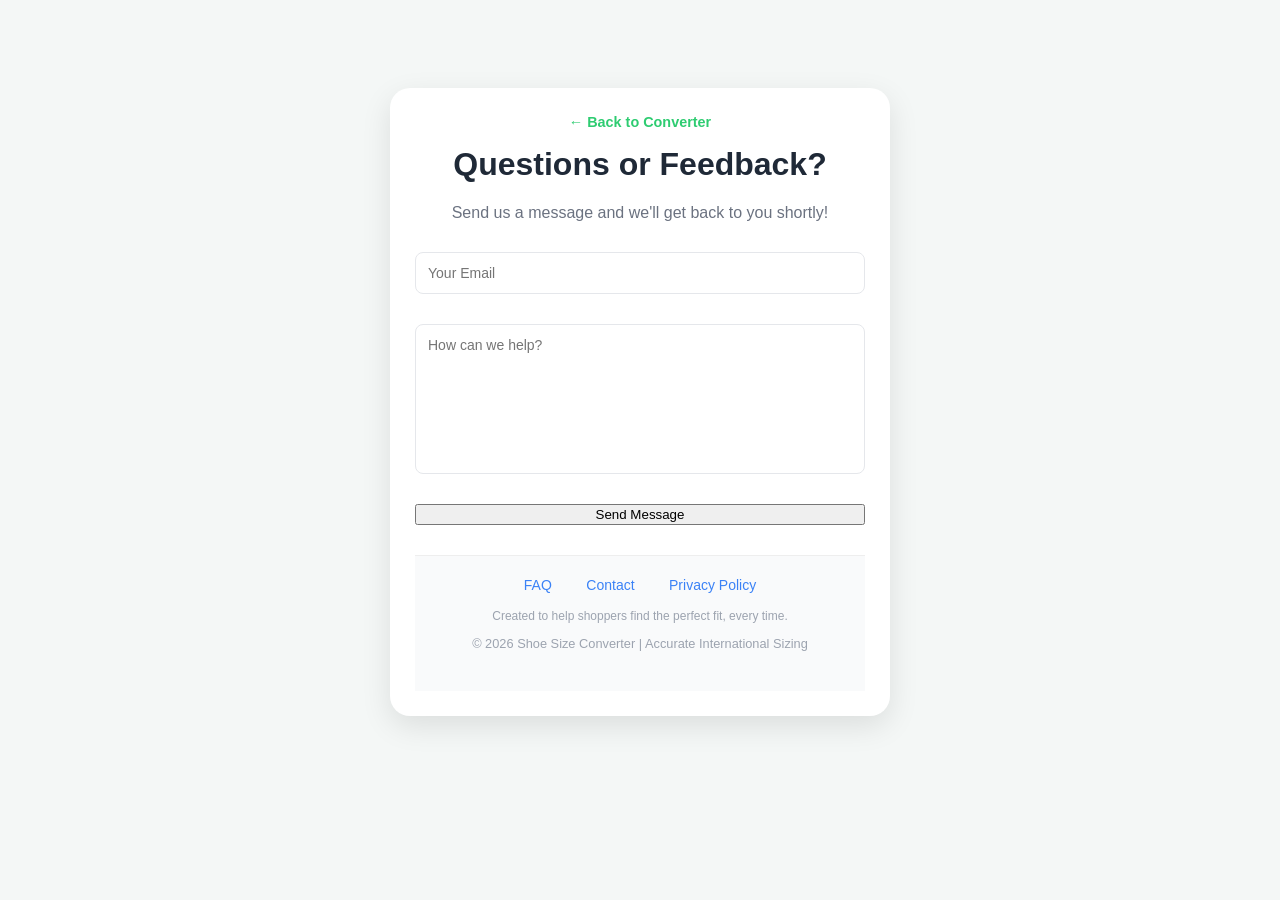
<file: contact.html>
<!DOCTYPE html>
<html lang="en">
<head>
    <meta charset="UTF-8">
    <meta name="viewport" content="width=device-width, initial-scale=1.0">
    <title>Contact Us - Shoe Size Helper</title>
    <link rel="stylesheet" href="style.css">
    <!DOCTYPE html>
<html lang="en">
<head>
    <meta charset="UTF-8">
    <title>Shoe Size Helper | Instant International Converter</title>
    
    <link rel="canonical" href="https://shoesizehelper.com/contact.html" />

    <meta name="description" content="Convert shoe sizes between US, UK, EU, and CM instantly.">
    </head>
</head>
<body>
    <div class="converter-card">
        <div style="text-align: center; margin-bottom: 30px;">
            <a href="index.html" style="text-decoration: none; color: #2ecc71; font-weight: bold; font-size: 0.9rem;">&larr; Back to Converter</a>
            <h1 style="margin-top: 15px; font-size: 2rem; color: #1f2937;">Questions or Feedback?</h1>
            <p style="color: #6b7280; font-size: 1rem;">Send us a message and we'll get back to you shortly!</p>
        </div>

        <form action="https://formspree.io/f/mzdobvyn" method="POST" class="contact-form">
            <input type="email" name="email" placeholder="Your Email" required 
                   style="width: 100%; padding: 12px; margin-bottom: 15px; border: 1px solid #e5e7eb; border-radius: 8px; box-sizing: border-box;">
            
            <textarea name="message" placeholder="How can we help?" required 
                      style="width: 100%; height: 150px; padding: 12px; margin-bottom: 15px; border: 1px solid #e5e7eb; border-radius: 8px; box-sizing: border-box; resize: none;"></textarea>
            
            <button type="submit" id="convertBtn" style="width: 100%;">Send Message</button>
        </form>
        
<footer class="site-footer" style="margin-top: 30px; border-top: 1px solid #eee; padding-top: 20px;">
    <div class="footer-content" style="text-align: center;">
        <div class="footer-links" style="margin-bottom: 15px;">
            <a href="faq.html" style="margin-right: 15px; text-decoration: none; color: #3b82f6;">FAQ</a>
            <a href="contact.html" style="margin-right: 15px; text-decoration: none; color: #3b82f6;">Contact</a>
            <a href="privacy.html" style="text-decoration: none; color: #3b82f6;">Privacy Policy</a>
        </div>
        <p style="font-size: 12px; color: #9ca3af; margin-bottom: 5px;">
            Created to help shoppers find the perfect fit, every time.
        </p>
        <p style="font-size: 0.8rem; color: #9ca3af;">&copy; 2026 Shoe Size Converter | Accurate International Sizing</p>
    </div>
</footer>
    </div>
</body>
</html>
</file>
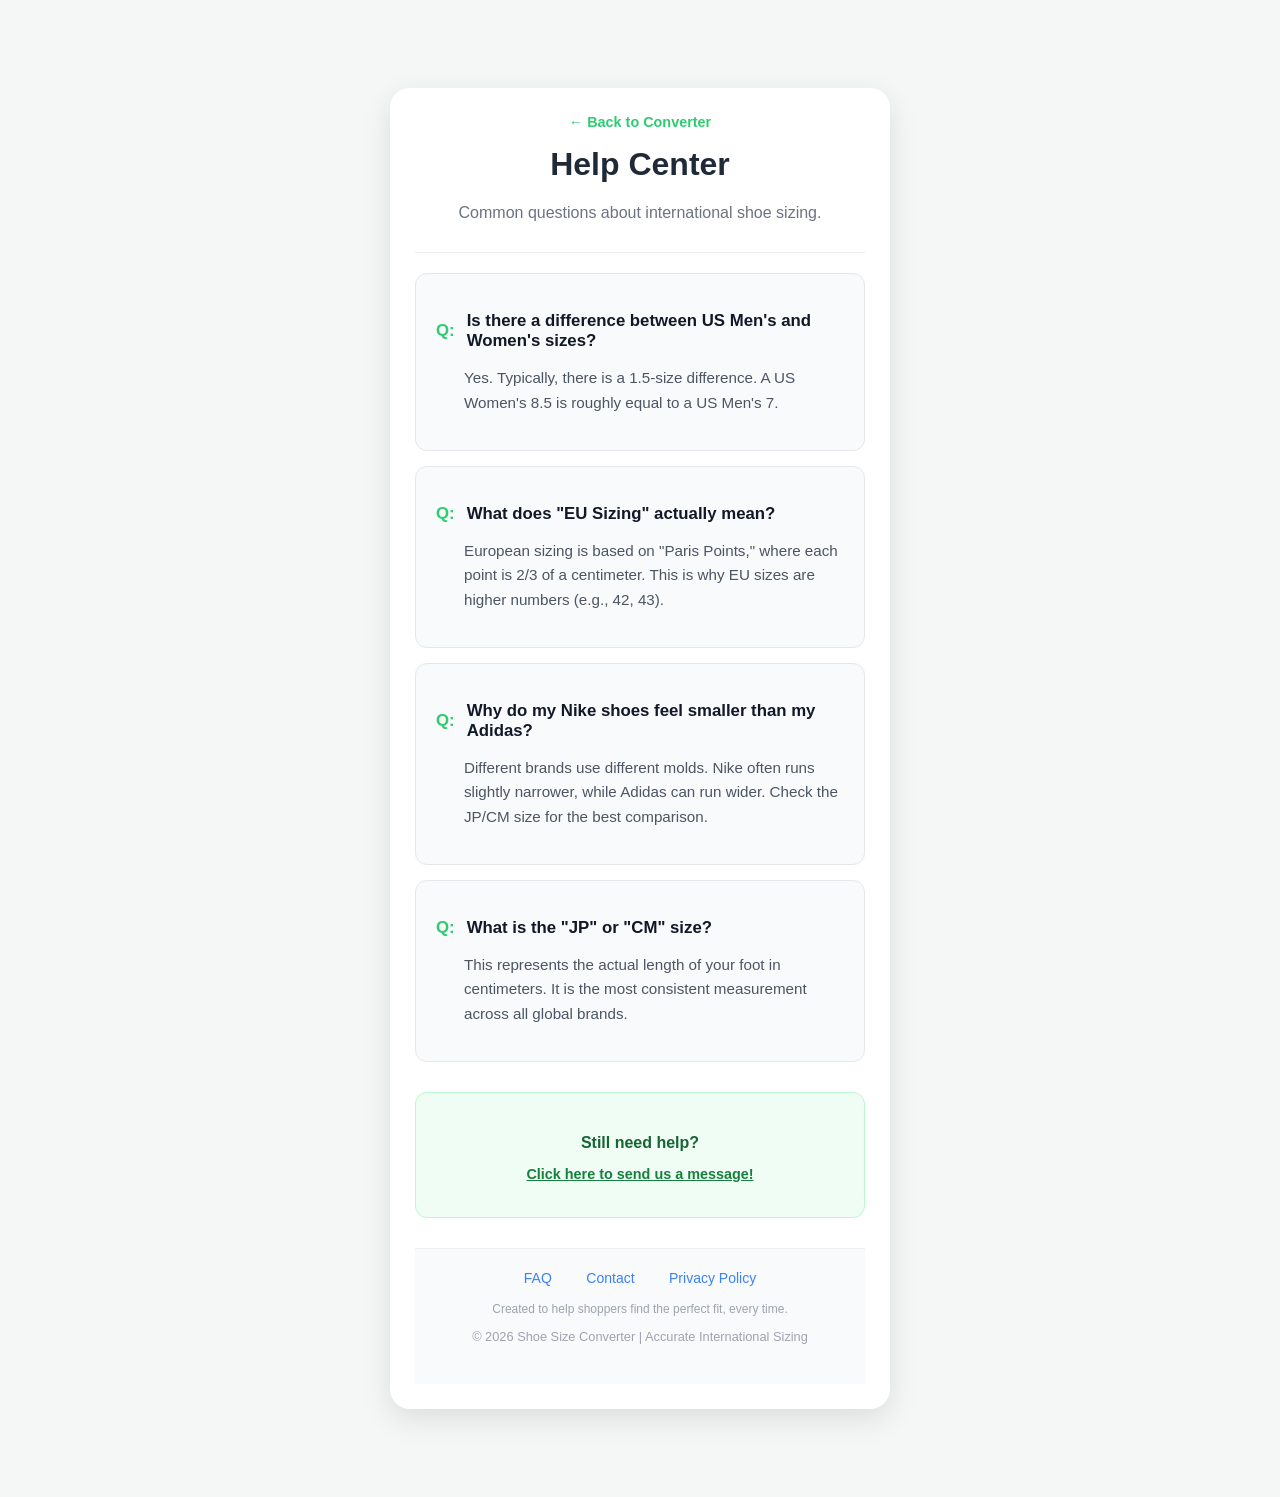
<file: faq.html>
<!DOCTYPE html>
<html lang="en">
<head>
    <meta charset="UTF-8">
    <meta name="viewport" content="width=device-width, initial-scale=1.0">
    <title>FAQ - Shoe Size Helper</title>
    <link rel="stylesheet" href="style.css">
    <!DOCTYPE html>
<html lang="en">
<head>
    <meta charset="UTF-8">
    <title>Shoe Size Helper | Instant International Converter</title>
    
    <link rel="canonical" href="https://shoesizehelper.com/faq.html" />

    <meta name="description" content="Convert shoe sizes between US, UK, EU, and CM instantly.">
    </head>
</head>
<body>
    <div class="converter-card">
    <div style="text-align: center; margin-bottom: 30px;">
        <a href="index.html" style="text-decoration: none; color: #2ecc71; font-weight: bold; font-size: 0.9rem;">&larr; Back to Converter</a>
        <h1 style="margin-top: 15px; font-size: 2rem; color: #1f2937;">Help Center</h1>
        <p style="color: #6b7280; font-size: 1rem;">Common questions about international shoe sizing.</p>
    </div>

    <div class="faq-section">
        <div class="faq-item">
            <h3>Is there a difference between US Men's and Women's sizes?</h3>
            <p>Yes. Typically, there is a 1.5-size difference. A US Women's 8.5 is roughly equal to a US Men's 7.</p>
        </div>

        <div class="faq-item">
            <h3>What does "EU Sizing" actually mean?</h3>
            <p>European sizing is based on "Paris Points," where each point is 2/3 of a centimeter. This is why EU sizes are higher numbers (e.g., 42, 43).</p>
        </div>

        <div class="faq-item">
            <h3>Why do my Nike shoes feel smaller than my Adidas?</h3>
            <p>Different brands use different molds. Nike often runs slightly narrower, while Adidas can run wider. Check the JP/CM size for the best comparison.</p>
        </div>

        <div class="faq-item">
            <h3>What is the "JP" or "CM" size?</h3>
            <p>This represents the actual length of your foot in centimeters. It is the most consistent measurement across all global brands.</p>
        </div>
    </div>

    <div style="background: #f0fdf4; padding: 20px; border-radius: 12px; text-align: center; margin-top: 30px; border: 1px solid #bbf7d0;">
        <h4 style="color: #166534; margin-bottom: 5px;">Still need help?</h4>
        <p style="font-size: 0.9rem;">
            <a href="contact.html" style="color: #15803d; text-decoration: underline; font-weight: 600;">Click here to send us a message!</a>
        </p>
    </div>

    <footer class="site-footer" style="margin-top: 30px; border-top: 1px solid #eee; padding-top: 20px;">
    <div class="footer-content" style="text-align: center;">
        <div class="footer-links" style="margin-bottom: 15px;">
            <a href="faq.html" style="margin-right: 15px; text-decoration: none; color: #3b82f6;">FAQ</a>
            <a href="contact.html" style="margin-right: 15px; text-decoration: none; color: #3b82f6;">Contact</a>
            <a href="privacy.html" style="text-decoration: none; color: #3b82f6;">Privacy Policy</a>
        </div>
        <p style="font-size: 12px; color: #9ca3af; margin-bottom: 5px;">
            Created to help shoppers find the perfect fit, every time.
        </p>
        <p style="font-size: 0.8rem; color: #9ca3af;">&copy; 2026 Shoe Size Converter | Accurate International Sizing</p>
    </div>
</footer>
</div>
</body>
</html>
</file>
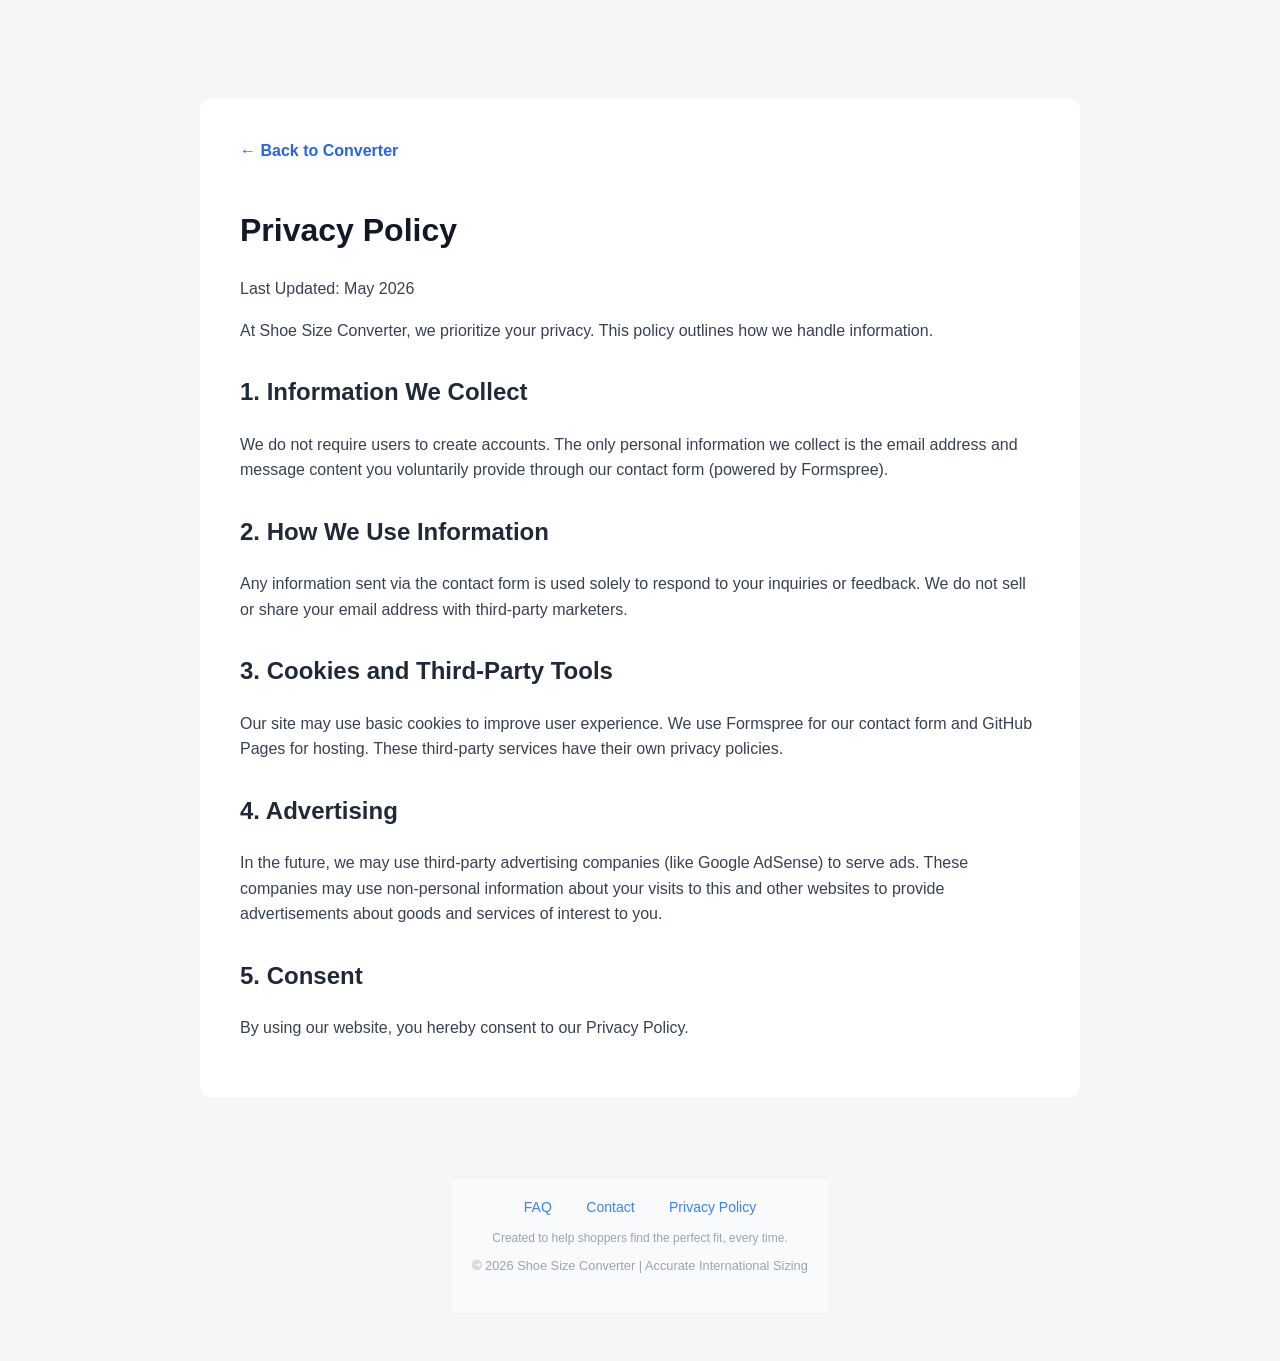
<file: privacy.html>
<!DOCTYPE html>
<html lang="en">
<head>
    <meta charset="UTF-8">
    <meta name="viewport" content="width=device-width, initial-scale=1.0">
    <title>Privacy Policy - Shoe Size Converter</title>
    <link rel="stylesheet" href="style.css">
    <!DOCTYPE html>
<html lang="en">
<head>
    <meta charset="UTF-8">
    <title>Shoe Size Helper | Instant International Converter</title>
    
    <link rel="canonical" href="https://shoesizehelper.com/privacy.html" />

    <meta name="description" content="Convert shoe sizes between US, UK, EU, and CM instantly.">
    </head>
    <style>
        .privacy-container {
            max-width: 800px;
            margin: 50px auto;
            padding: 40px;
            background: white;
            border-radius: 12px;
            line-height: 1.6;
            color: #374151;
        }
        h1 { color: #111827; margin-bottom: 20px; }
        h2 { margin-top: 30px; color: #1f2937; }
        .back-link { display: inline-block; margin-bottom: 20px; color: #2563eb; text-decoration: none; font-weight: bold; }
    </style>
</head>
<body>
    <div class="privacy-container">
        <a href="index.html" class="back-link">← Back to Converter</a>
        <h1>Privacy Policy</h1>
        <p>Last Updated: May 2026</p>

        <p>At Shoe Size Converter, we prioritize your privacy. This policy outlines how we handle information.</p>

        <h2>1. Information We Collect</h2>
        <p>We do not require users to create accounts. The only personal information we collect is the email address and message content you voluntarily provide through our contact form (powered by Formspree).</p>

        <h2>2. How We Use Information</h2>
        <p>Any information sent via the contact form is used solely to respond to your inquiries or feedback. We do not sell or share your email address with third-party marketers.</p>

        <h2>3. Cookies and Third-Party Tools</h2>
        <p>Our site may use basic cookies to improve user experience. We use Formspree for our contact form and GitHub Pages for hosting. These third-party services have their own privacy policies.</p>

        <h2>4. Advertising</h2>
        <p>In the future, we may use third-party advertising companies (like Google AdSense) to serve ads. These companies may use non-personal information about your visits to this and other websites to provide advertisements about goods and services of interest to you.</p>

        <h2>5. Consent</h2>
        <p>By using our website, you hereby consent to our Privacy Policy.</p>
    </div>
    <footer class="site-footer" style="margin-top: 30px; border-top: 1px solid #eee; padding-top: 20px;">
    <div class="footer-content" style="text-align: center;">
        <div class="footer-links" style="margin-bottom: 15px;">
            <a href="faq.html" style="margin-right: 15px; text-decoration: none; color: #3b82f6;">FAQ</a>
            <a href="contact.html" style="margin-right: 15px; text-decoration: none; color: #3b82f6;">Contact</a>
            <a href="privacy.html" style="text-decoration: none; color: #3b82f6;">Privacy Policy</a>
        </div>
        <p style="font-size: 12px; color: #9ca3af; margin-bottom: 5px;">
            Created to help shoppers find the perfect fit, every time.
        </p>
        <p style="font-size: 0.8rem; color: #9ca3af;">&copy; 2026 Shoe Size Converter | Accurate International Sizing</p>
    </div>
</footer>
</body>
</html>
</file>
<file: style.css>
/* General Layout */
body {
    background-color: #f4f7f6; /* That clean, soft grey background */
    font-family: Arial, sans-serif;
    display: flex;
    flex-direction: column;
    align-items: center;
    padding: 40px 20px;
}

/* This keeps the card from stretching too wide on desktop */
.converter-card {
    width: 95%;
    max-width: 500px; 
    margin: 40px auto;
    padding: 25px;
    background: #ffffff;
    border-radius: 20px;
    box-shadow: 0 10px 30px rgba(0,0,0,0.1);
    box-sizing: border-box; 
}

.input-group {
    display: flex;
    gap: 10px;
    margin-bottom: 20px;
}

input[type="number"], 
input[type="text"], 
textarea {
    width: 100%;
    padding: 14px;
    border: 2px solid #d1d5db; /* Modern medium grey */
    border-radius: 10px;      /* Slightly rounder for a friendly feel */
    font-size: 16px;
    transition: all 0.3s ease; /* Makes the color change smooth */
    background-color: #ffffff;
}

/* This adds the Green "Active" state when clicking */
input:focus, textarea:focus {
    outline: none;
    border-color: #28a745; /* Your specific Green */
    box-shadow: 0 0 0 4px rgba(40, 167, 69, 0.1); /* Soft Green glow */
}

/* The Flashing Button */
.flash-button {
    width: 100%;
    padding: 20px;
    font-size: 20px;
    font-weight: bold;
    border: none;
    border-radius: 8px;
    cursor: pointer;
    color: white;
    margin: 20px 0;
    animation: simpleHighlight 3s infinite; /* The loop */
}

@keyframes simpleHighlight {
    0% { background-color: #28a745; box-shadow: 0 4px 15px rgba(40, 167, 69, 0.2); }
    50% { background-color: #218838; box-shadow: 0 4px 25px rgba(40, 167, 69, 0.4); }
    100% { background-color: #28a745; box-shadow: 0 4px 15px rgba(40, 167, 69, 0.2); }
}

/* Fake Ad Placeholders */
.ad-box {
    width: 100%;
    min-height: 100px; /* Reduced from 250px for a sleeker look */
    background-color: #f9fafb; /* Lighter grey to feel less heavy */
    border: 1px dashed #d1d5db;
    display: flex;
    align-items: center;
    justify-content: center;
    color: #9ca3af;
    font-size: 13px;
    margin: 15px 0; /* Slightly tighter spacing */
    border-radius: 6px;
}

/* This makes the result box fill the card perfectly */
#resultBox {
    width: 100%; 
    min-height: 150px;
    margin-top: 25px;
    padding: 20px;
    background-color: #ffffff;
    border: 2px solid #e5e7eb;
    border-radius: 12px;
    font-family: 'Inter', sans-serif;
    font-size: 16px;
    line-height: 1.8;
    resize: none;
    box-sizing: border-box; 
    margin-bottom: 20px;
}

/* Add a subtle glow when the box has content */
#resultBox:not(:placeholder-shown) {
    border-color: #28a745;
    background-color: #ffffff;
}

.download-container {
    display: flex;
    gap: 5px;
    justify-content: space-between;
}

.dl-btn {
    flex: 1;
    padding: 8px;
    font-size: 12px;
    cursor: pointer;
}

.dl-btn:disabled {
    cursor: not-allowed;
    opacity: 0.5;
}
.flag-selection p {
    font-weight: bold;
    margin-bottom: 10px;
    font-size: 14px;
}

.flag-grid {
    display: grid;
    grid-template-columns: 1fr 1fr; /* Two neat columns */
    gap: 10px;
    margin: 15px 0;
}

.flag-grid label {
    display: flex;
    align-items: center;
    background: #f8f9fa;
    padding: 10px;
    border-radius: 6px;
    border: 1px solid #eee;
    cursor: pointer;
    font-size: 14px;
    transition: background 0.2s;
}

.flag-grid label:hover {
    background: #e9ecef;
}

.flag-grid input {
    width: auto; /* Keeps the checkbox small */
    margin-right: 10px;
}
.seo-content {
    max-width: 600px; /* This matches the width of your converter card */
    margin: 40px auto; /* This centers it and adds space below the tool */
    padding: 20px;
    background: white;
    border-radius: 15px;
    box-shadow: 0 4px 15px rgba(0,0,0,0.05); /* A lighter shadow than the tool */
}
/* Space out the guide section */
.seo-content {
    line-height: 1.8; /* More space between lines of text */
    padding: 40px;
    margin-top: 50px;
}

.seo-content p {
    margin-bottom: 20px; /* Space between paragraphs */
}

/* Space out the list items */
.seo-content li {
    margin-bottom: 15px; /* Adds breathing room between each step */
}

/* Style the diagram container */
.measure-img {
    display: block;
    /* Change this value to make the image smaller */
    max-width: 350px; 
    height: auto;
    margin: 20px auto; /* Keeps it centered with space around it */
    border-radius: 12px;
    border: 1px solid #eee; /* Adds a nice subtle frame */
}

.caption {
    font-size: 0.9rem;
    color: #777;
    font-style: italic;
    margin-top: 10px;
}
.site-footer {
    margin-top: 50px;
    padding: 30px 20px;
    background-color: #f9fafb;
    border-top: 1px solid #e5e7eb;
    text-align: center;
}

.footer-content p {
    color: #4b5563;
    font-size: 14px;
    margin-bottom: 10px;
}

.footer-links a {
    color: #2563eb;
    text-decoration: none;
    margin: 0 15px;
    font-size: 14px;
    font-weight: 500;
}

.footer-links a:hover {
    text-decoration: underline;
}
.contact-section {
    max-width: 500px;
    margin: 40px auto;
    padding: 20px;
    text-align: center;
    background: #ffffff;
    border-radius: 12px;
    border: 1px solid #e5e7eb;
}

.contact-form {
    display: flex;
    flex-direction: column;
    gap: 15px;
    margin-top: 20px;
}

.contact-form input, 
.contact-form textarea {
    padding: 12px;
    border: 1px solid #e5e7eb;
    border-radius: 8px;
    font-family: sans-serif;
    font-size: 14px;
}

.contact-form textarea {
    min-height: 100px;
    resize: vertical;
}
.brand-guides {
    max-width: 800px;
    margin: 40px auto;
    padding: 20px;
    font-family: sans-serif;
}

.brand-grid {
    display: grid;
    grid-template-columns: repeat(auto-fit, minmax(200px, 1fr));
    gap: 20px;
    margin-top: 20px;
}

.brand-card {
    background-color: var(--card-bg) !important; /* Forces the background to change */
    color: var(--text-color) !important;       /* Forces the main text to change */
    padding: 20px;
    border-radius: 12px;
    border: 1px solid var(--border-color);
}

.brand-card:hover {
    transform: translateY(-5px);
}

.brand-card h3 {
    margin-top: 0;
    color: #16a34a; /* Matches your Green Convert button */
    font-size: 1.25rem;
}

.brand-card p {
    color: var(--text-color) !important;       /* This fixes the "disappearing" description */
    opacity: 0.9;                              /* Keeps it slightly softer than the heading */
    font-size: 0.95rem;
    line-height: 1.5;
}

.size-table-section {
    max-width: 800px;
    margin: 40px auto;
    padding: 0 20px;
}

.table-container {
    overflow-x: auto; /* This allows horizontal scroll on mobile */
    border-radius: 12px;
    border: 1px solid #e5e7eb;
}

table {
    width: 100%;
    border-collapse: collapse;
    background-color: var(--card-bg); /* Fix: Uses dark mode background */
    text-align: left;
    transition: background-color 0.3s ease;
}

th, td {
    padding: 15px;
    border-bottom: 1px solid var(--border-color); /* Fix: Border changes color */
    font-size: 14px;
    color: var(--text-color); /* Fix: Text turns white in dark mode */
}

th {
    background-color: var(--bg-color); /* Slightly different shade for header */
    color: var(--text-color);
    font-weight: 600;
}

tr:last-child td {
    border-bottom: none;
}

tr:hover {
    background-color: #fefefe;
}
.button-stack {
    display: flex;
    flex-direction: column; /* Stacks them vertically */
    gap: 12px;              /* Space between buttons */
    margin-top: 20px;
}

#clearBtn {
    width: 100%;
    padding: 12px;
    background-color: #6b7280; /* A neutral grey */
    color: white;
    border: none;
    border-radius: 8px;
    font-weight: bold;
    cursor: pointer;
    transition: background 0.3s;
}

#clearBtn:hover {
    background-color: #4b5563;
}

/* This makes the FAQ fill the card perfectly */
.faq-section {
    width: 100%;
    margin-top: 30px;
    padding-top: 20px;
    border-top: 1px solid #eee;
    text-align: left;
    box-sizing: border-box;
}
.more-faq-link {
    margin-top: 15px;
    padding-top: 15px;
    border-top: 1px dashed #e5e7eb;
    text-align: center;
}

.more-faq-link p {
    font-size: 0.95rem;
    color: #4b5563;
}

.more-faq-link a {
    color: #2ecc71; /* Matches your green CONVERT button */
    text-decoration: none;
    font-weight: 600;
    transition: color 0.3s ease;
}

.more-faq-link a:hover {
    color: #27ae60;
    text-decoration: underline;
}
/* Ensure the FAQ page text doesn't look cramped */
.faq-section p {
    margin-bottom: 15px;
    color: #4b5563;
}
.footer-links a {
    color: #3b82f6; /* A clean, clickable blue */
    text-decoration: none;
    font-size: 14px;
    font-weight: 500;
}

.footer-links a:hover {
    text-decoration: underline;
    color: #2563eb;
}
/* Professional FAQ Styling */
.faq-item {
    background: #f9fafb; /* Light grey lift */
    padding: 20px;
    border-radius: 12px;
    margin-bottom: 15px;
    border: 1px solid #e5e7eb;
    transition: transform 0.2s ease;
}

.faq-item:hover {
    transform: translateY(-2px); /* Subtle lift on hover */
    border-color: #2ecc71; /* Glows green like your brand */
}

.faq-item h3 {
    color: #111827;
    font-size: 1.1rem;
    margin-bottom: 10px;
    display: flex;
    align-items: center;
}

/* Adds a small green Q icon before each question */
.faq-item h3::before {
    content: "Q:";
    margin-right: 10px;
    color: #2ecc71;
    font-weight: 800;
}
/* --- FAQ Page Card Styles --- */
.faq-item {
    background: #f9fafb; 
    padding: 20px;
    border-radius: 12px;
    margin-bottom: 15px;
    border: 1px solid #e5e7eb;
    transition: all 0.2s ease;
    text-align: left; /* Ensures text stays left-aligned inside the centered card */
}

.faq-item:hover {
    transform: translateY(-2px);
    border-color: #2ecc71;
    background: #ffffff;
    box-shadow: 0 4px 12px rgba(0,0,0,0.05);
}

.faq-item h3 {
    color: #111827;
    font-size: 1.05rem;
    margin-bottom: 8px;
    display: flex;
    align-items: center;
}

/* Adds the green 'Q' prefix */
.faq-item h3::before {
    content: "Q:";
    margin-right: 12px;
    color: #2ecc71;
    font-weight: 800;
}

.faq-item p {
    color: #4b5563;
    line-height: 1.6;
    font-size: 0.95rem;
    padding-left: 28px; 
}
.footer-links a {
    color: #3b82f6;
    text-decoration: none;
    font-size: 14px;
    font-weight: 500;
}

.footer-links a:hover {
    text-decoration: underline;
}
</file>
